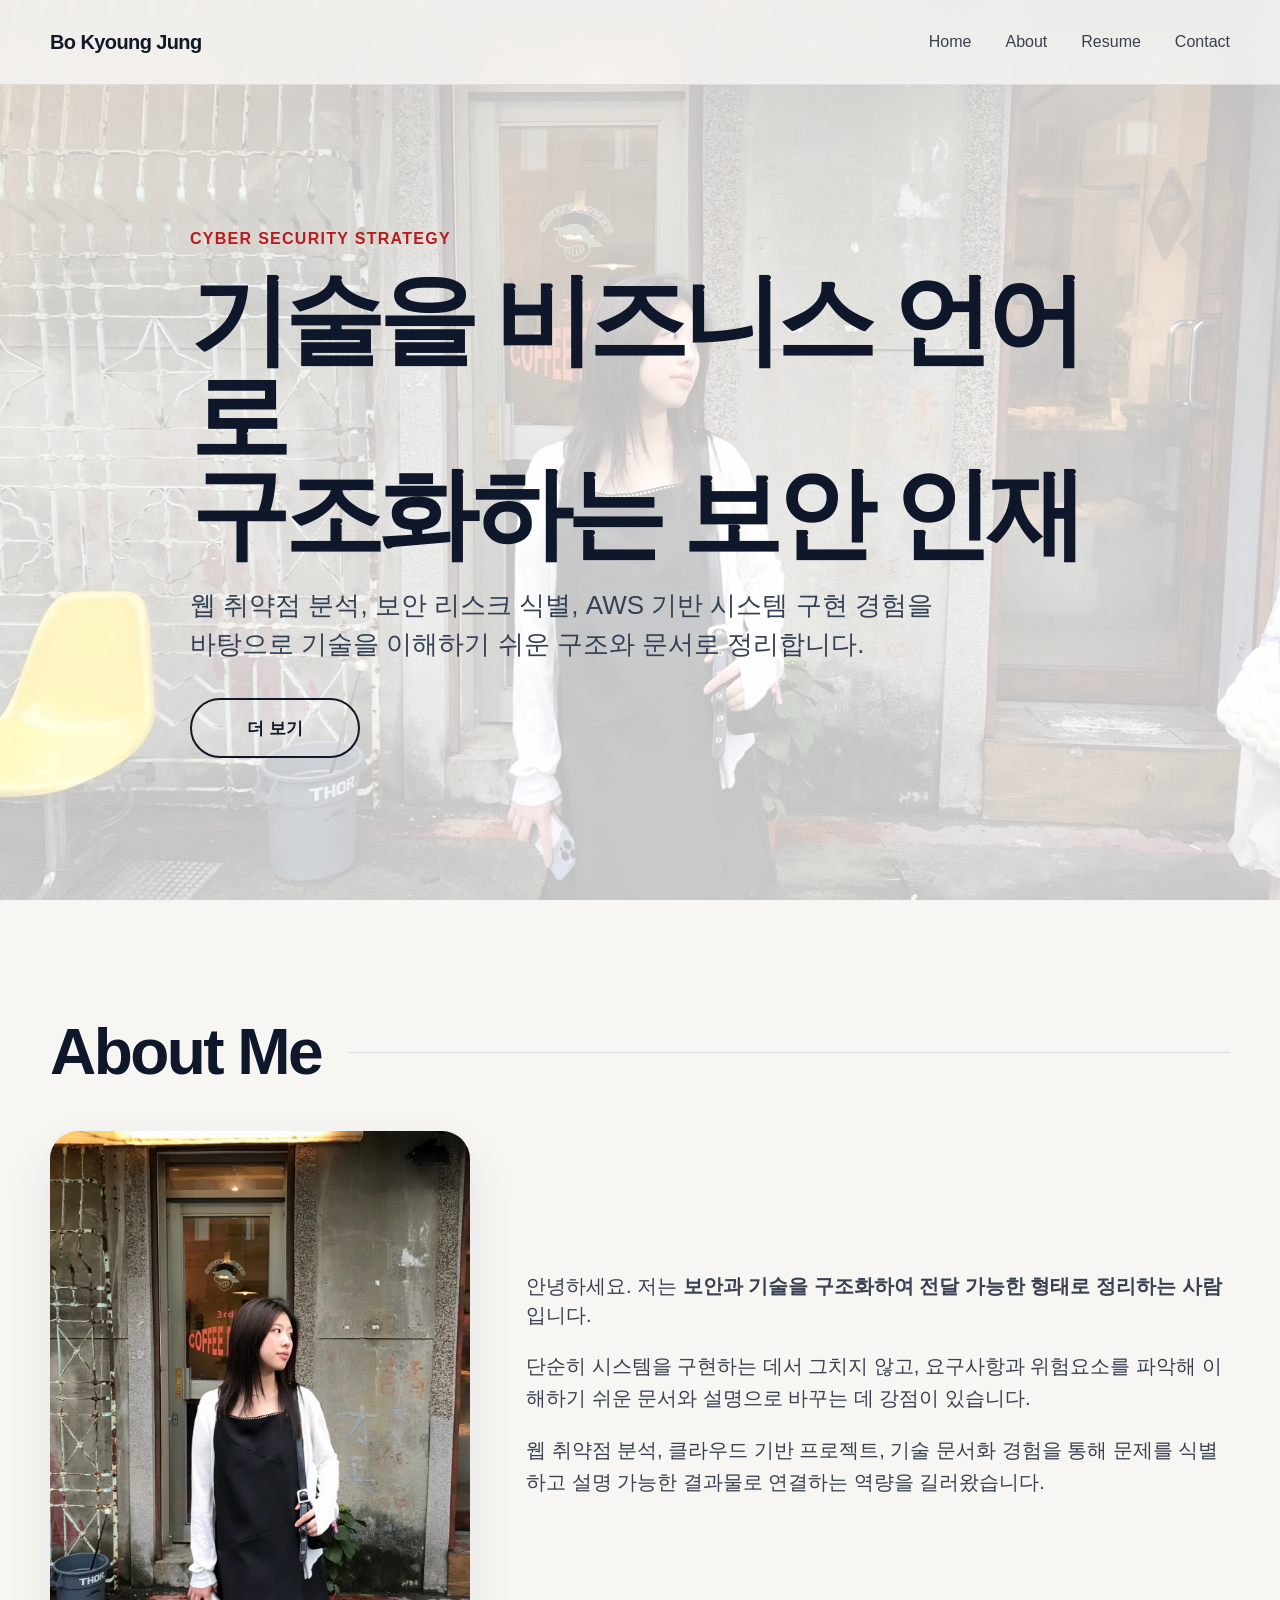
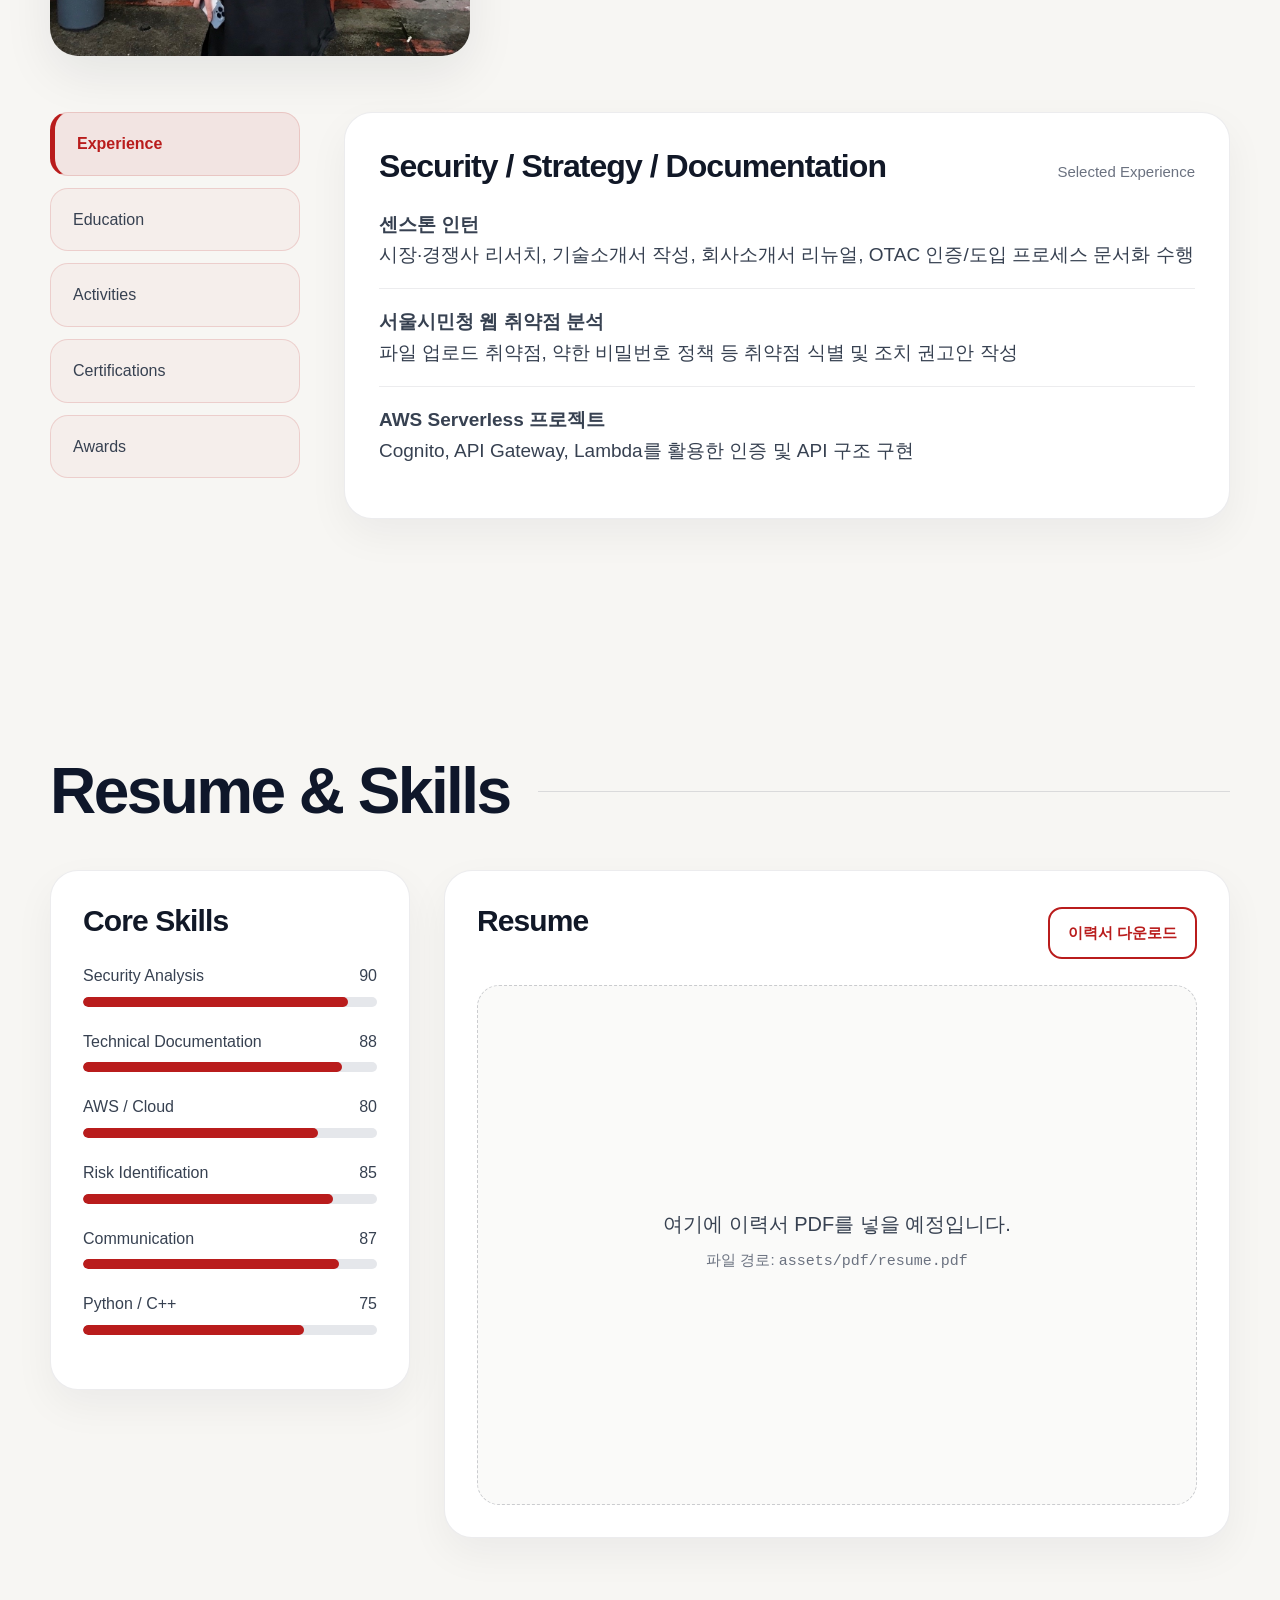
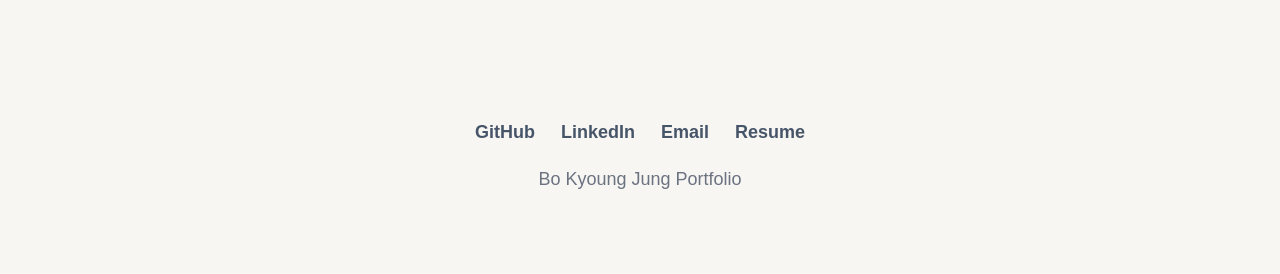
<file: index.html>
<!DOCTYPE html>
<html lang="ko">
<head>
  <meta charset="UTF-8" />
  <meta name="viewport" content="width=device-width, initial-scale=1.0" />
  <title>Bo Kyoung Jung | Portfolio</title>
  <link rel="stylesheet" href="style.css" />
</head>
<body>
  <header class="site-header">
    <div class="container nav">
      <a href="#home" class="brand">Bo Kyoung Jung</a>
      <nav class="nav-links">
        <a href="#home">Home</a>
        <a href="#about">About</a>
        <a href="#resume">Resume</a>
        <a href="#contact">Contact</a>
      </nav>
    </div>
  </header>

  <main>
    <section id="home" class="hero">
      <div class="hero-overlay"></div>
      <div class="container hero-content">
        <p class="hero-eyebrow">Cyber Security Strategy</p>
        <h1>
          기술을 비즈니스 언어로<br />
          구조화하는 보안 인재
        </h1>
        <p class="hero-description">
          웹 취약점 분석, 보안 리스크 식별, AWS 기반 시스템 구현 경험을 바탕으로
          기술을 이해하기 쉬운 구조와 문서로 정리합니다.
        </p>
        <a href="#about" class="hero-button">더 보기</a>
      </div>
    </section>

    <section id="about" class="section about-section">
      <div class="container">
        <div class="section-head">
          <h2>About Me</h2>
          <div class="section-line"></div>
        </div>

        <div class="about-top">
          <div class="about-photo-wrap">
            <img src="hero.JPG" alt="Bo Kyoung Jung profile" class="about-photo" />
          </div>

          <div class="about-intro">
            <p class="about-lead">
              안녕하세요. 저는 <strong>보안과 기술을 구조화하여 전달 가능한 형태로 정리하는 사람</strong>입니다.
            </p>
            <p>
              단순히 시스템을 구현하는 데서 그치지 않고, 요구사항과 위험요소를 파악해
              이해하기 쉬운 문서와 설명으로 바꾸는 데 강점이 있습니다.
            </p>
            <p>
              웹 취약점 분석, 클라우드 기반 프로젝트, 기술 문서화 경험을 통해
              문제를 식별하고 설명 가능한 결과물로 연결하는 역량을 길러왔습니다.
            </p>
          </div>
        </div>

        <div class="about-grid">
          <aside class="about-tabs">
            <button class="tab-button active" type="button">Experience</button>
            <button class="tab-button" type="button">Education</button>
            <button class="tab-button" type="button">Activities</button>
            <button class="tab-button" type="button">Certifications</button>
            <button class="tab-button" type="button">Awards</button>
          </aside>

          <div class="about-panel">
            <div class="panel-item">
              <div class="panel-header">
                <h3>Security / Strategy / Documentation</h3>
                <span>Selected Experience</span>
              </div>

              <ul class="panel-list">
                <li>
                  <strong>센스톤 인턴</strong><br />
                  시장·경쟁사 리서치, 기술소개서 작성, 회사소개서 리뉴얼, OTAC 인증/도입 프로세스 문서화 수행
                </li>
                <li>
                  <strong>서울시민청 웹 취약점 분석</strong><br />
                  파일 업로드 취약점, 약한 비밀번호 정책 등 취약점 식별 및 조치 권고안 작성
                </li>
                <li>
                  <strong>AWS Serverless 프로젝트</strong><br />
                  Cognito, API Gateway, Lambda를 활용한 인증 및 API 구조 구현
                </li>
              </ul>
            </div>
          </div>
        </div>
      </div>
    </section>

    <section id="resume" class="section resume-section">
      <div class="container">
        <div class="section-head">
          <h2>Resume & Skills</h2>
          <div class="section-line"></div>
        </div>

        <div class="resume-grid">
          <div class="skills-card">
            <h3>Core Skills</h3>

            <div class="skill-item">
              <div class="skill-label">
                <span>Security Analysis</span>
                <span>90</span>
              </div>
              <div class="skill-bar"><div class="skill-fill w90"></div></div>
            </div>

            <div class="skill-item">
              <div class="skill-label">
                <span>Technical Documentation</span>
                <span>88</span>
              </div>
              <div class="skill-bar"><div class="skill-fill w88"></div></div>
            </div>

            <div class="skill-item">
              <div class="skill-label">
                <span>AWS / Cloud</span>
                <span>80</span>
              </div>
              <div class="skill-bar"><div class="skill-fill w80"></div></div>
            </div>

            <div class="skill-item">
              <div class="skill-label">
                <span>Risk Identification</span>
                <span>85</span>
              </div>
              <div class="skill-bar"><div class="skill-fill w85"></div></div>
            </div>

            <div class="skill-item">
              <div class="skill-label">
                <span>Communication</span>
                <span>87</span>
              </div>
              <div class="skill-bar"><div class="skill-fill w87"></div></div>
            </div>

            <div class="skill-item">
              <div class="skill-label">
                <span>Python / C++</span>
                <span>75</span>
              </div>
              <div class="skill-bar"><div class="skill-fill w75"></div></div>
            </div>
          </div>

          <div class="resume-viewer-card">
            <div class="resume-top">
              <h3>Resume</h3>
              <a href="assets/pdf/resume.pdf" class="resume-download" target="_blank">이력서 다운로드</a>
            </div>

            <div class="resume-placeholder">
              <p>여기에 이력서 PDF를 넣을 예정입니다.</p>
              <p class="resume-placeholder-sub">
                파일 경로: <code>assets/pdf/resume.pdf</code>
              </p>
            </div>
          </div>
        </div>
      </div>
    </section>

    <footer id="contact" class="site-footer">
      <div class="container footer-inner">
        <div class="footer-links">
          <a href="https://github.com/IvyJung" target="_blank">GitHub</a>
          <a href="#" target="_blank">LinkedIn</a>
          <a href="mailto:bkjung9@naver.com">Email</a>
          <a href="assets/pdf/resume.pdf" target="_blank">Resume</a>
        </div>
        <p class="footer-text">Bo Kyoung Jung Portfolio</p>
      </div>
    </footer>
  </main>
</body>
</html>
</file>
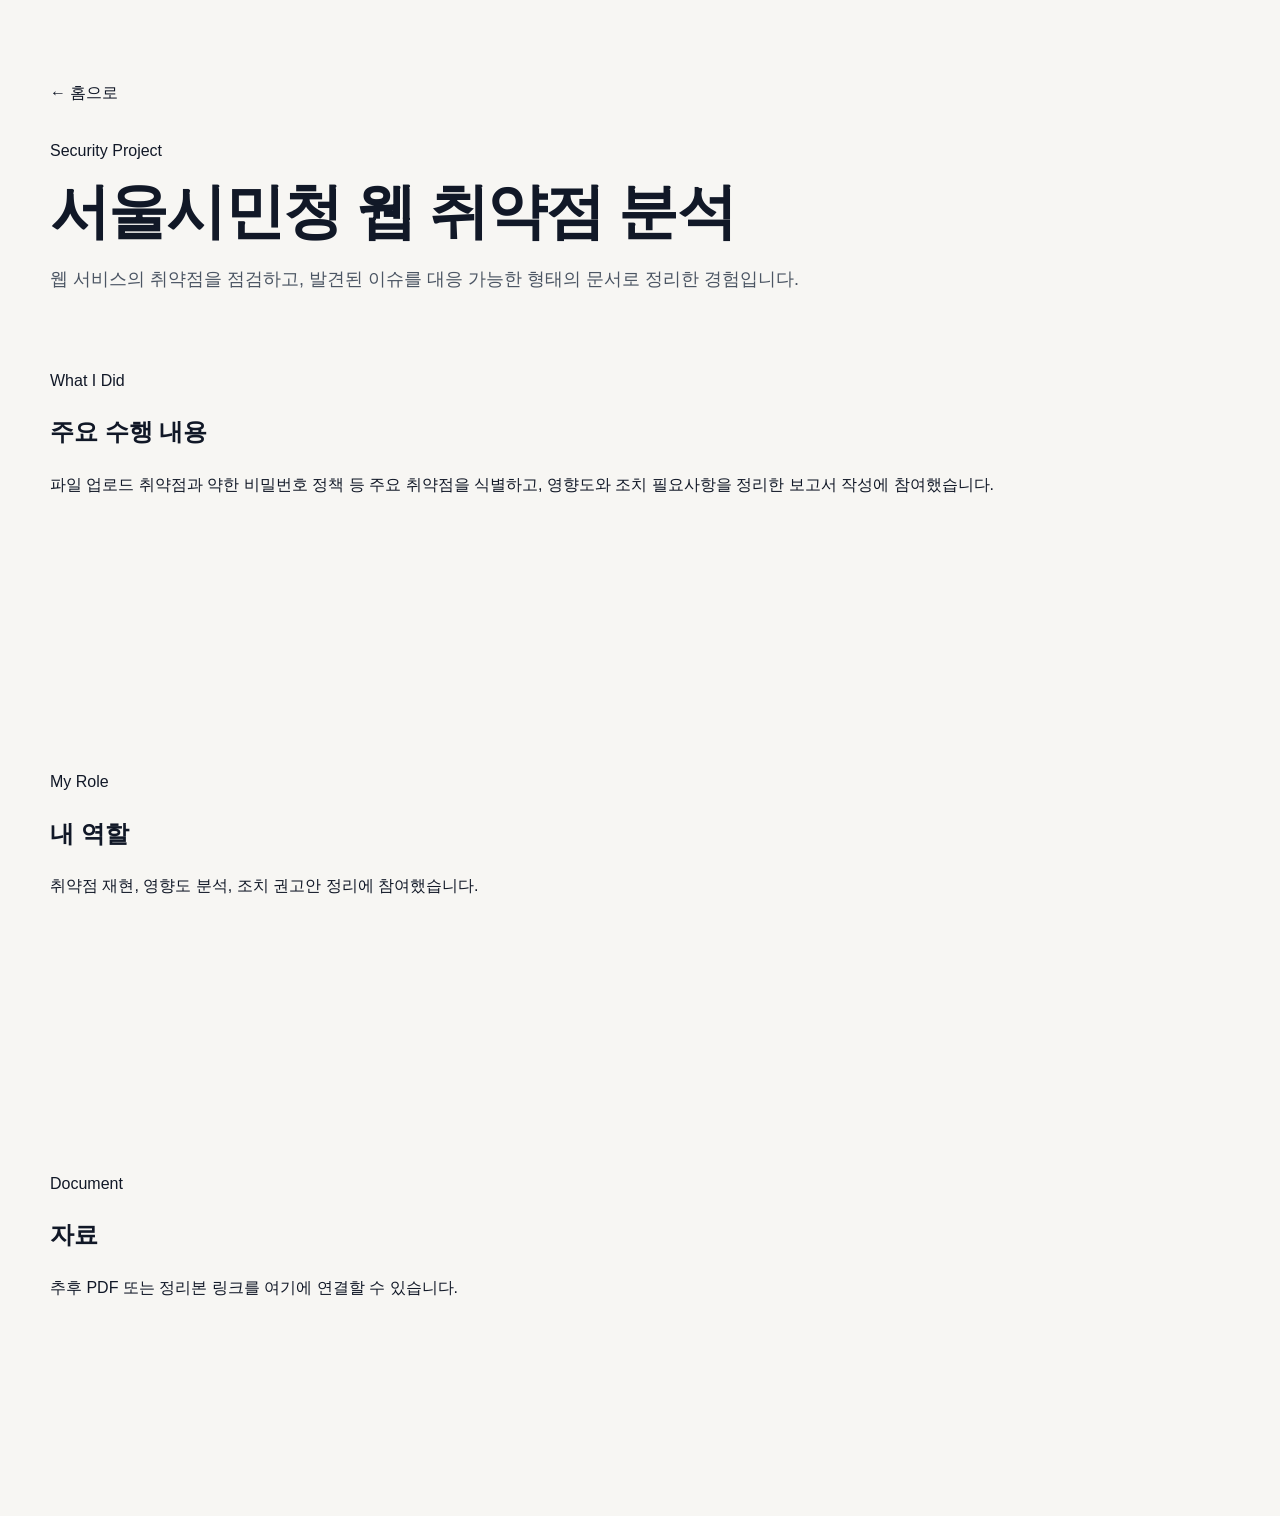
<file: projects/web-vulnerability.html>
<!DOCTYPE html>
<html lang="ko">
<head>
  <meta charset="UTF-8" />
  <meta name="viewport" content="width=device-width, initial-scale=1.0" />
  <title>서울시민청 웹 취약점 분석</title>
  <link rel="stylesheet" href="../style.css" />
</head>
<body>
  <main class="container" style="padding: 80px 0;">
    <a href="../index.html">← 홈으로</a>

    <p class="section-label" style="margin-top: 32px;">Security Project</p>
    <h1 style="font-size: clamp(36px, 6vw, 60px); line-height: 1.1; letter-spacing: -0.03em; margin: 0 0 20px;">
      서울시민청 웹 취약점 분석
    </h1>

    <p style="max-width: 760px; font-size: 18px; color: #4b5563;">
      웹 서비스의 취약점을 점검하고, 발견된 이슈를 대응 가능한 형태의 문서로 정리한 경험입니다.
    </p>

    <section class="section" style="border-top:none; padding-top:40px;">
      <p class="section-label">What I Did</p>
      <h2>주요 수행 내용</h2>
      <p>
        파일 업로드 취약점과 약한 비밀번호 정책 등 주요 취약점을 식별하고,
        영향도와 조치 필요사항을 정리한 보고서 작성에 참여했습니다.
      </p>
    </section>

    <section class="section">
      <p class="section-label">My Role</p>
      <h2>내 역할</h2>
      <p>
        취약점 재현, 영향도 분석, 조치 권고안 정리에 참여했습니다.
      </p>
    </section>

    <section class="section">
      <p class="section-label">Document</p>
      <h2>자료</h2>
      <p>
        추후 PDF 또는 정리본 링크를 여기에 연결할 수 있습니다.
      </p>
    </section>
  </main>
</body>
</html>
</file>
<file: style.css>
* {
  box-sizing: border-box;
}

html {
  scroll-behavior: smooth;
}

body {
  margin: 0;
  font-family: -apple-system, BlinkMacSystemFont, "Segoe UI", Roboto, "Noto Sans KR", sans-serif;
  color: #111827;
  background: #f7f6f3;
  line-height: 1.6;
}

img {
  max-width: 100%;
  display: block;
}

a {
  color: inherit;
  text-decoration: none;
}

button {
  font: inherit;
}

.container {
  width: min(1180px, calc(100% - 56px));
  margin: 0 auto;
}

.site-header {
  position: fixed;
  inset: 0 0 auto 0;
  z-index: 100;
  background: rgba(247, 246, 243, 0.82);
  backdrop-filter: blur(14px);
  border-bottom: 1px solid rgba(17, 24, 39, 0.08);
}

.nav {
  display: flex;
  align-items: center;
  justify-content: space-between;
  min-height: 84px;
}

.brand {
  font-size: 20px;
  font-weight: 800;
  letter-spacing: -0.03em;
}

.nav-links {
  display: flex;
  align-items: center;
  gap: 34px;
}

.nav-links a {
  font-size: 16px;
  color: #374151;
}

.hero {
  position: relative;
  min-height: 100vh;
  padding-top: 84px;
  background-image: url("hero.JPG");
  background-size: cover;
  background-position: center center;
  background-repeat: no-repeat;
}

.hero-overlay {
  position: absolute;
  inset: 0;
  background: rgba(255, 255, 255, 0.76);
}

.hero-content {
  position: relative;
  z-index: 1;
  min-height: calc(100vh - 84px);
  display: flex;
  flex-direction: column;
  justify-content: center;
  align-items: flex-start;
  max-width: 900px;
}

.hero-eyebrow {
  margin: 0 0 20px;
  font-size: 16px;
  letter-spacing: 0.08em;
  text-transform: uppercase;
  color: #b91c1c;
  font-weight: 700;
}

.hero h1 {
  margin: 0 0 24px;
  font-size: clamp(52px, 8vw, 100px);
  line-height: 0.97;
  letter-spacing: -0.06em;
  color: #0f172a;
}

.hero-description {
  max-width: 760px;
  margin: 0 0 34px;
  font-size: 26px;
  line-height: 1.5;
  color: #334155;
}

.hero-button {
  display: inline-flex;
  align-items: center;
  justify-content: center;
  min-width: 170px;
  height: 60px;
  padding: 0 28px;
  border: 2px solid #111827;
  border-radius: 999px;
  background: rgba(255, 255, 255, 0.2);
  font-size: 17px;
  font-weight: 700;
  transition: all 0.2s ease;
}

.hero-button:hover {
  background: #111827;
  color: white;
}

.section {
  padding: 120px 0;
}

.section-head {
  display: flex;
  align-items: center;
  gap: 28px;
  margin-bottom: 46px;
}

.section-head h2 {
  margin: 0;
  font-size: clamp(40px, 5vw, 64px);
  line-height: 1.02;
  letter-spacing: -0.04em;
  color: #0f172a;
}

.section-line {
  flex: 1;
  height: 1px;
  background: rgba(15, 23, 42, 0.12);
}

.about-top {
  display: grid;
  grid-template-columns: 420px 1fr;
  gap: 56px;
  align-items: center;
  margin-bottom: 56px;
}

.about-photo-wrap {
  border-radius: 28px;
  overflow: hidden;
  box-shadow: 0 18px 50px rgba(15, 23, 42, 0.08);
}

.about-photo {
  width: 100%;
  aspect-ratio: 4 / 5;
  object-fit: cover;
}

.about-intro {
  max-width: 760px;
}

.about-lead {
  margin-top: 0;
  font-size: 30px;
  line-height: 1.45;
  color: #111827;
}

.about-intro p {
  margin-bottom: 18px;
  font-size: 20px;
  color: #374151;
}

.about-grid {
  display: grid;
  grid-template-columns: 250px 1fr;
  gap: 44px;
  align-items: start;
}

.about-tabs {
  display: flex;
  flex-direction: column;
  gap: 12px;
}

.tab-button {
  text-align: left;
  padding: 18px 22px;
  border: 1px solid rgba(185, 28, 28, 0.15);
  background: rgba(185, 28, 28, 0.03);
  color: #374151;
  border-radius: 18px;
  cursor: default;
}

.tab-button.active {
  border-left: 5px solid #b91c1c;
  background: rgba(185, 28, 28, 0.08);
  color: #b91c1c;
  font-weight: 700;
}

.about-panel {
  background: white;
  border: 1px solid rgba(15, 23, 42, 0.08);
  border-radius: 28px;
  padding: 34px;
  box-shadow: 0 16px 40px rgba(15, 23, 42, 0.05);
}

.panel-header {
  display: flex;
  align-items: baseline;
  justify-content: space-between;
  gap: 20px;
  margin-bottom: 24px;
}

.panel-header h3 {
  margin: 0;
  font-size: 32px;
  line-height: 1.2;
  letter-spacing: -0.03em;
}

.panel-header span {
  color: #6b7280;
  font-size: 15px;
}

.panel-list {
  list-style: none;
  margin: 0;
  padding: 0;
}

.panel-list li {
  padding: 18px 0;
  border-top: 1px solid rgba(15, 23, 42, 0.08);
  font-size: 19px;
  color: #374151;
}

.panel-list li:first-child {
  border-top: none;
  padding-top: 0;
}

.resume-grid {
  display: grid;
  grid-template-columns: 360px 1fr;
  gap: 34px;
  align-items: start;
}

.skills-card,
.resume-viewer-card {
  background: white;
  border: 1px solid rgba(15, 23, 42, 0.08);
  border-radius: 28px;
  padding: 32px;
  box-shadow: 0 16px 40px rgba(15, 23, 42, 0.05);
}

.skills-card h3,
.resume-viewer-card h3 {
  margin: 0 0 24px;
  font-size: 30px;
  line-height: 1.2;
  letter-spacing: -0.03em;
}

.skill-item {
  margin-bottom: 22px;
}

.skill-label {
  display: flex;
  justify-content: space-between;
  margin-bottom: 8px;
  font-size: 16px;
  color: #374151;
}

.skill-bar {
  width: 100%;
  height: 10px;
  border-radius: 999px;
  background: #e5e7eb;
  overflow: hidden;
}

.skill-fill {
  height: 100%;
  border-radius: 999px;
  background: #b91c1c;
}

.w90 { width: 90%; }
.w88 { width: 88%; }
.w85 { width: 85%; }
.w87 { width: 87%; }
.w80 { width: 80%; }
.w75 { width: 75%; }

.resume-top {
  display: flex;
  align-items: center;
  justify-content: space-between;
  gap: 18px;
  margin-bottom: 22px;
}

.resume-download {
  display: inline-flex;
  align-items: center;
  justify-content: center;
  padding: 12px 18px;
  border: 2px solid #b91c1c;
  color: #b91c1c;
  border-radius: 14px;
  font-weight: 700;
  font-size: 15px;
}

.resume-placeholder {
  min-height: 520px;
  border: 1px dashed rgba(15, 23, 42, 0.2);
  border-radius: 22px;
  background: #fafaf9;
  display: flex;
  flex-direction: column;
  justify-content: center;
  align-items: center;
  padding: 24px;
  text-align: center;
}

.resume-placeholder p {
  margin: 0 0 8px;
  font-size: 20px;
  color: #374151;
}

.resume-placeholder-sub {
  color: #6b7280 !important;
  font-size: 15px !important;
}

.site-footer {
  padding: 60px 0 80px;
}

.footer-inner {
  text-align: center;
}

.footer-links {
  display: flex;
  justify-content: center;
  gap: 26px;
  flex-wrap: wrap;
  margin-bottom: 18px;
}

.footer-links a {
  font-size: 18px;
  color: #475569;
  font-weight: 600;
}

.footer-text {
  margin: 0;
  font-size: 18px;
  color: #6b7280;
}

@media (max-width: 1100px) {
  .about-top,
  .about-grid,
  .resume-grid {
    grid-template-columns: 1fr;
  }

  .hero-description {
    font-size: 22px;
  }
}

@media (max-width: 760px) {
  .container {
    width: min(100% - 32px, 100%);
  }

  .nav {
    flex-direction: column;
    align-items: flex-start;
    gap: 14px;
    padding: 16px 0;
  }

  .nav-links {
    gap: 18px;
    flex-wrap: wrap;
  }

  .hero h1 {
    font-size: 52px;
  }

  .hero-description {
    font-size: 18px;
  }

  .section {
    padding: 88px 0;
  }

  .section-head {
    flex-direction: column;
    align-items: flex-start;
    gap: 14px;
  }

  .section-line {
    width: 100%;
  }

  .about-lead {
    font-size: 24px;
  }

  .about-intro p,
  .panel-list li {
    font-size: 17px;
  }

  .resume-top {
    flex-direction: column;
    align-items: flex-start;
  }

  .resume-placeholder {
    min-height: 360px;
  }
}
</file>
